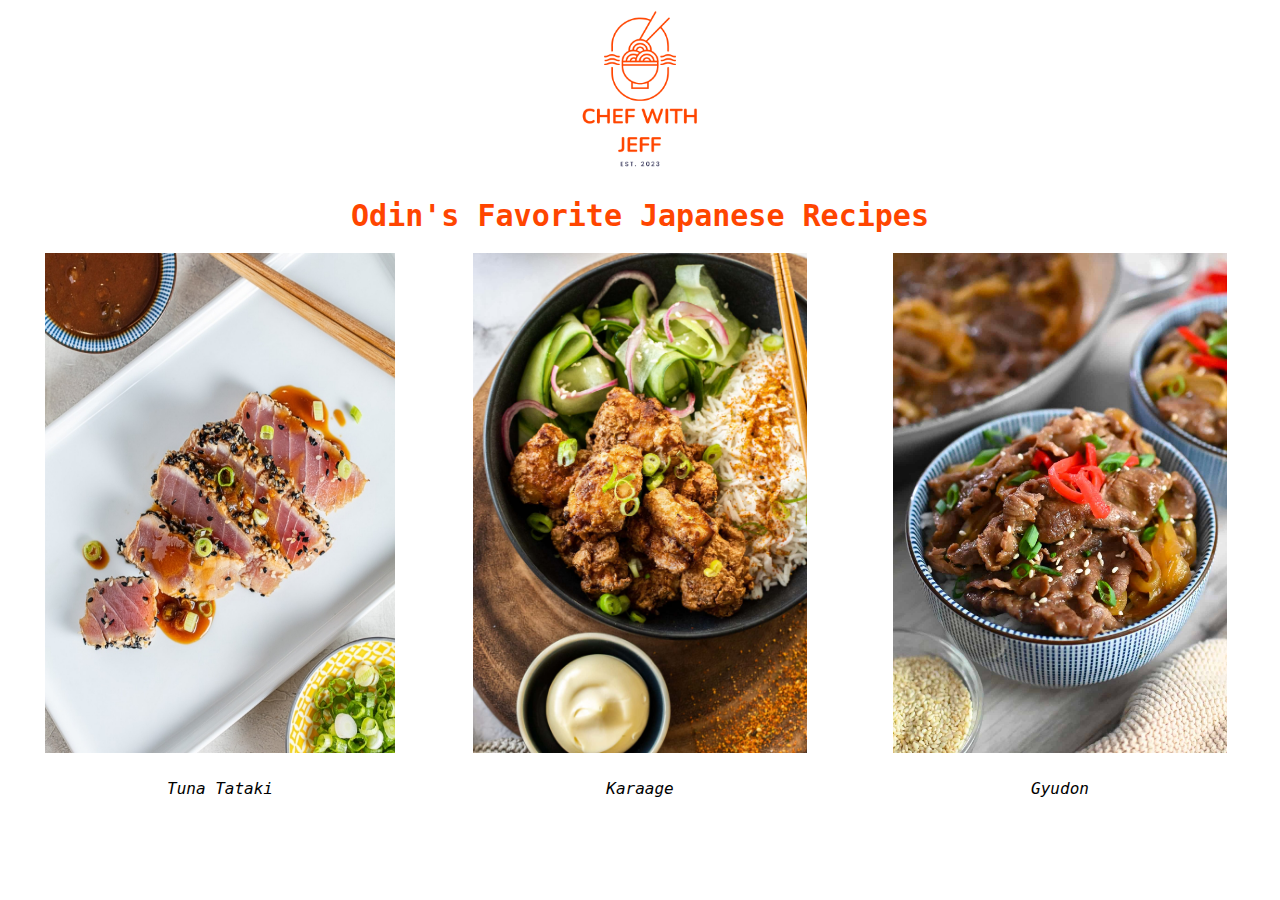
<file: index.html>
<!DOCTYPE html>

<html lang="en">
    <head>
        <meta charset="UTF-8">
        <title>Odin Recipes - Japan</title>
        <link rel="stylesheet" href="./style.css">
    </head>

    <body>
        <div>
            <a href="./index.html"><img id="logo" src="./images/logo.png"></a>
        </div>
        <h1 class="heading">Odin's Favorite Japanese Recipes</h1>
        <div class="content">
            <div class="item">
                <a href="./recipes/tuna-tataki.html"><img src="./images/tuna.jpg"></a>
                <p>Tuna Tataki</p>
            </div>
            <div class="item">
                <a href="./recipes/karaage.html"><img src="./images/karaage.jpg"></a>
                <p>Karaage</p>
            </div>
            <div class="item">
                <a href="./recipes/beef-bowl-gyudon.html"><img src="./images/gyudon.jpg"></a>
                <p>Gyudon</p>
            </div>
        </div>
    </body>
</html>
</file>
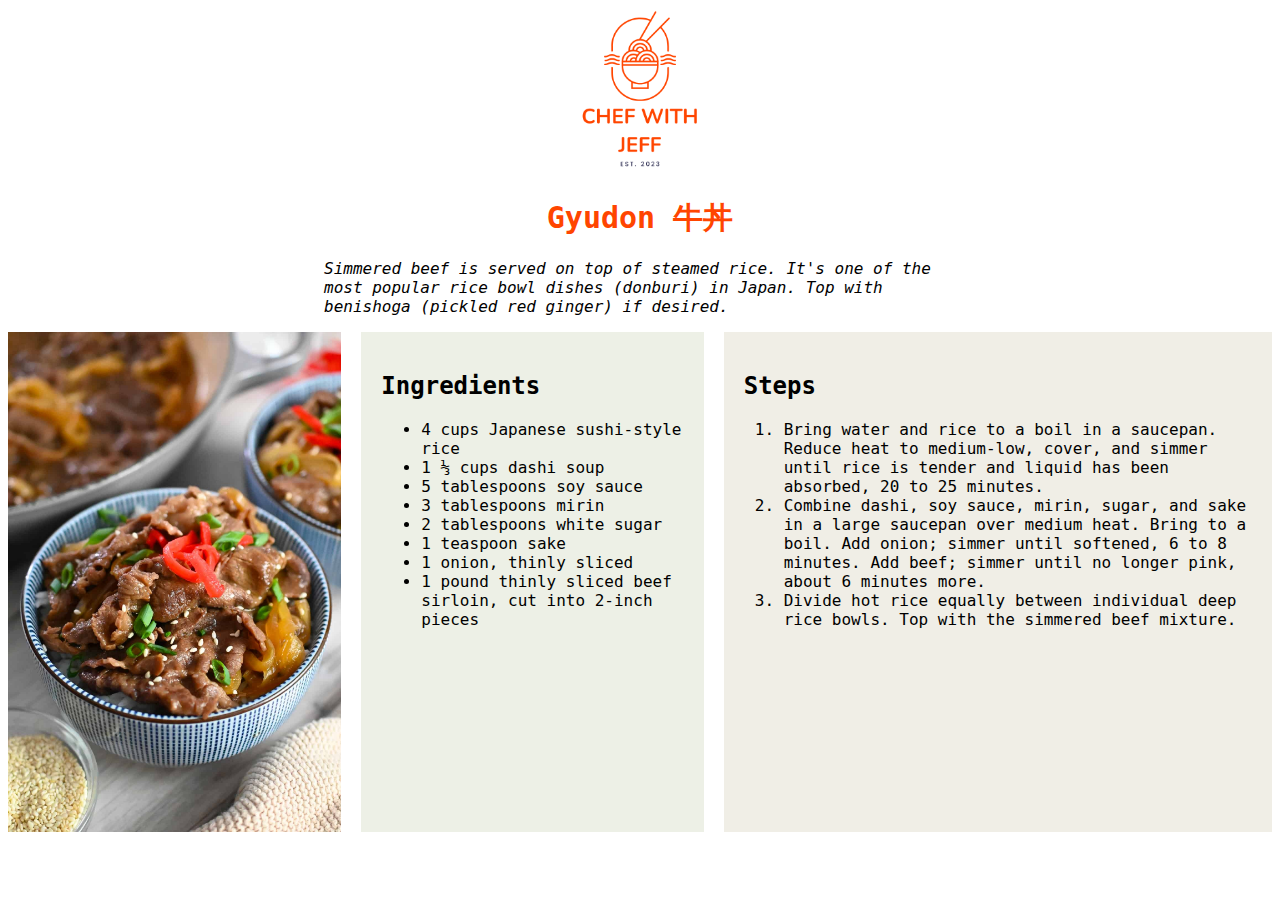
<file: recipes/beef-bowl-gyudon.html>
<!DOCTYPE html>
<html lang="en">
    <head>
        <meta charset="UTF-8">
        <title>Gyudon</title>
        <link rel="stylesheet" href="../style.css">
    </head>
    <body>
        <div>
            <a href="../index.html"><img id="logo" src="../images/logo.png"></a>
        </div>
        <h1 class="heading">Gyudon 牛丼</h1>
        <p>Simmered beef is served on top of steamed rice. It's one of the most popular rice bowl dishes (donburi) in Japan. Top with benishoga (pickled red ginger) if desired.</p>
        <div class="content">
            <img class="recipe-photo" src="../images/gyudon.jpg" alt="Gyudon">
            <div class="ingredients">
                <h2>Ingredients</h2>
                <ul>
					<li>4 cups Japanese sushi-style rice</li>
					<li>1 ⅓ cups dashi soup</li>
					<li>5 tablespoons soy sauce</li>
					<li>3 tablespoons mirin</li>
					<li>2 tablespoons white sugar</li>
					<li>1 teaspoon sake</li>
					<li>1 onion, thinly sliced</li>
					<li>1 pound thinly sliced beef sirloin, cut into 2-inch pieces</li>
                </ul>
            </div>
            <div class="steps">
                <h2>Steps</h2>
                <ol>
                    <li>Bring water and rice to a boil in a saucepan. Reduce heat to medium-low, cover, and simmer until rice is tender and liquid has been absorbed, 20 to 25 minutes.</li>
					<li>Combine dashi, soy sauce, mirin, sugar, and sake in a large saucepan over medium heat. Bring to a boil. Add onion; simmer until softened, 6 to 8 minutes. Add beef; simmer until no longer pink, about 6 minutes more.</li>
					<li>Divide hot rice equally between individual deep rice bowls. Top with the simmered beef mixture.</li>
                </ol>
            </div>
        </div>
    </body>
</html>
</file>
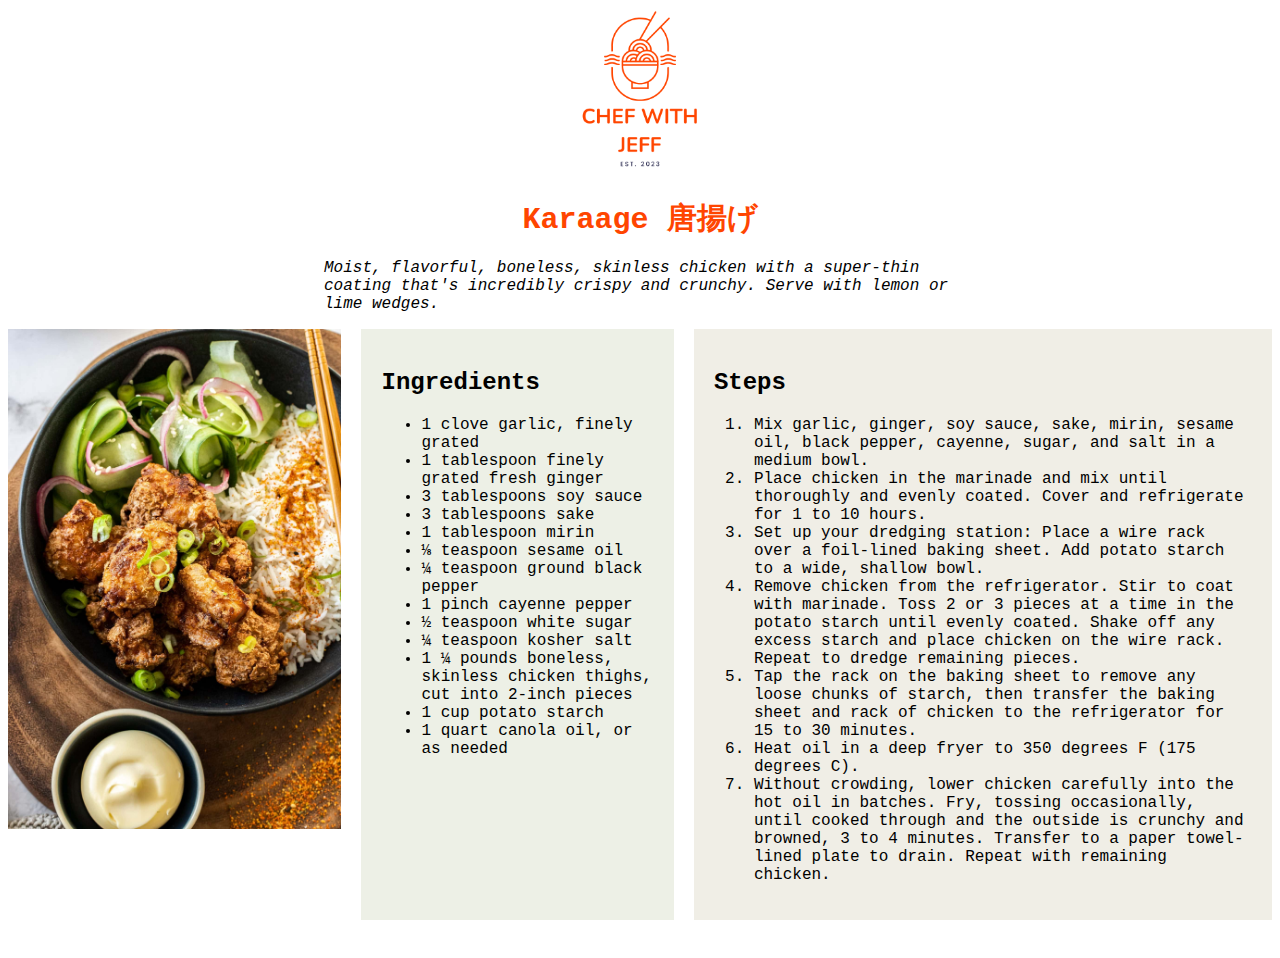
<file: recipes/karaage.html>
<!DOCTYPE html>
<html lang="en">
    <head>
        <meta charset="UTF-8">
        <title>Karaage</title>
        <link rel="stylesheet" href="../style.css">
    </head>
    <body>
        <div>
            <a href="../index.html"><img id="logo" src="../images/logo.png"></a>
        </div>
        <h1 class="heading">Karaage 唐揚げ</h1>
        <p>Moist, flavorful, boneless, skinless chicken with a super-thin coating that's incredibly crispy and crunchy. Serve with lemon or lime wedges.</p>
        <div class="content">
            <img class="recipe-photo" src="../images/karaage.jpg" alt="Karaage (Fried Chicken)">
            <div class="ingredients">
                <h2>Ingredients</h2>
                <ul>
					<li>1 clove garlic, finely grated</li>
					<li>1 tablespoon finely grated fresh ginger</li>
					<li>3 tablespoons soy sauce</li>
					<li>3 tablespoons sake</li>
					<li>1 tablespoon mirin</li>
					<li>⅛ teaspoon sesame oil</li>
					<li>¼ teaspoon ground black pepper</li>
					<li>1 pinch cayenne pepper</li>
					<li>½ teaspoon white sugar</li>
					<li>¼ teaspoon kosher salt</li>
					<li>1 ¼ pounds boneless, skinless chicken thighs, cut into 2-inch pieces</li>
					<li>1 cup potato starch</li>
					<li>1 quart canola oil, or as needed</li>
                </ul>
            </div>
            <div class="steps">
                <h2>Steps</h2>
                <ol>
                    <li>Mix garlic, ginger, soy sauce, sake, mirin, sesame oil, black pepper, cayenne, sugar, and salt in a medium bowl.</li>
					<li>Place chicken in the marinade and mix until thoroughly and evenly coated. Cover and refrigerate for 1 to 10 hours.</li>
					<li>Set up your dredging station: Place a wire rack over a foil-lined baking sheet. Add potato starch to a wide, shallow bowl.</li>
					<li>Remove chicken from the refrigerator. Stir to coat with marinade. Toss 2 or 3 pieces at a time in the potato starch until evenly coated. Shake off any excess starch and place chicken on the wire rack. Repeat to dredge remaining pieces.</li>
					<li>Tap the rack on the baking sheet to remove any loose chunks of starch, then transfer the baking sheet and rack of chicken to the refrigerator for 15 to 30 minutes.</li>
					<li>Heat oil in a deep fryer to 350 degrees F (175 degrees C).</li>
					<li>Without crowding, lower chicken carefully into the hot oil in batches. Fry, tossing occasionally, until cooked through and the outside is crunchy and browned, 3 to 4 minutes. Transfer to a paper towel-lined plate to drain. Repeat with remaining chicken.</li>
                </ol>
            </div>
        </div>
    </body>
</html>
</file>
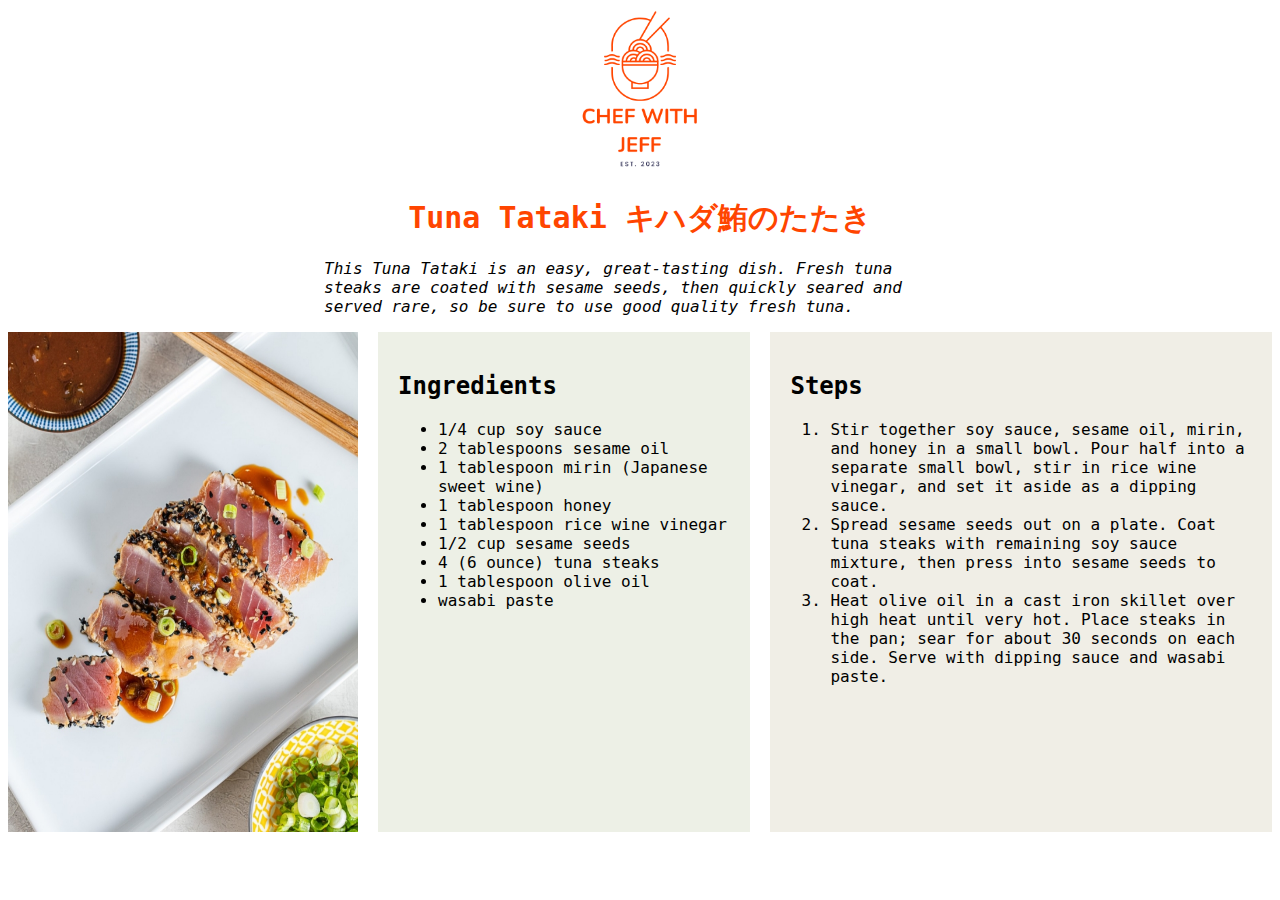
<file: recipes/tuna-tataki.html>
<!DOCTYPE html>
<html lang="en">
    <head>
        <meta charset="UTF-8">
        <title>Tuna Tataki</title>
        <link rel="stylesheet" href="../style.css">
    </head>
    <body>
        <div>
            <a href="../index.html"><img id="logo" src="../images/logo.png"></a>
        </div>
        <h1 class="heading">Tuna Tataki キハダ鮪のたたき</h1>
        <p>This Tuna Tataki is an easy, great-tasting dish. Fresh tuna steaks are coated with sesame seeds, then quickly seared and served rare, so be sure to use good quality fresh tuna.</p>
        <div class="content">
            <img class="recipe-photo" src="../images/tuna.jpg" alt="Tuna Tataki">
            <div class="ingredients">
                <h2>Ingredients</h2>
                <ul>
                    <li>1/4 cup soy sauce</li>
                    <li>2 tablespoons sesame oil</li>
                    <li>1 tablespoon mirin (Japanese sweet wine)</li>
                    <li>1 tablespoon honey</li>
                    <li>1 tablespoon rice wine vinegar</li>
                    <li>1/2 cup sesame seeds</li>
                    <li>4 (6 ounce) tuna steaks</li>
                    <li>1 tablespoon olive oil</li>
                    <li>wasabi paste</li>
                </ul>
            </div>
            <div class="steps">
                <h2>Steps</h2>
                <ol>
                    <li>Stir together soy sauce, sesame oil, mirin, and honey in a small bowl. Pour half into a separate small bowl, stir in rice wine vinegar, and set it aside as a dipping sauce.</li>
                    <li>Spread sesame seeds out on a plate. Coat tuna steaks with remaining soy sauce mixture, then press into sesame seeds to coat.</li>
                    <li>Heat olive oil in a cast iron skillet over high heat until very hot. Place steaks in the pan; sear for about 30 seconds on each side. Serve with dipping sauce and wasabi paste.</li>
                </ol>
            </div>
        </div>
    </body>
</html>
</file>
<file: style.css>
html{
    font-family: monospace, 'Trebuchet MS', sans-serif;
}
div img{
    display: block;
    max-width:350px;
    max-height:500px;
    width: auto;
    height: 500px;
}
img{
    display: block;
    margin-left: auto;
    margin-right: auto;
    width: 50%;
}
a{
    text-decoration:none;
    /* removes hyperlink underline */
}
p{
    display: block;
    margin-left: auto;
    margin-right: auto;
    width: 50%;
    font-size: 16px;
    font-style: italic;
}

.item img:hover{
    transform: scale(1.05);
    transition: all ease;
    border-radius: 0px;
    box-shadow: 0 0 5px rgb(138, 138, 138);
    /* animation */
}
#logo{
    width: 170px;
    height:170px;
    margin-left: auto;
    margin-right: auto;
    display: block;
}
.heading{
    font-size:30px;
    color: orangered;
    text-align: center;
}
.item{
    display: flex;
    flex-direction: column;
    gap:10px;
    align-items:center;
    width:400px;
    text-align: center;
}
.content{
    display:flex;
    flex-direction: row;
    justify-content: center;
    font-size: 20px;
    gap:20px;
   }
.ingredients{
    border-radius: 0px;
    background-color: rgb(237, 240, 230);
    padding:20px;
    flex-grow: 3;
    font-size: 16px;
    column-width: 1250px;
}
.steps{
    border-radius: 0px;
    background-color: rgb(240, 238, 230);
    padding:20px;
    flex-grow: 3;
    font-size: 16px;
}
.recipe-photo{}
</file>
